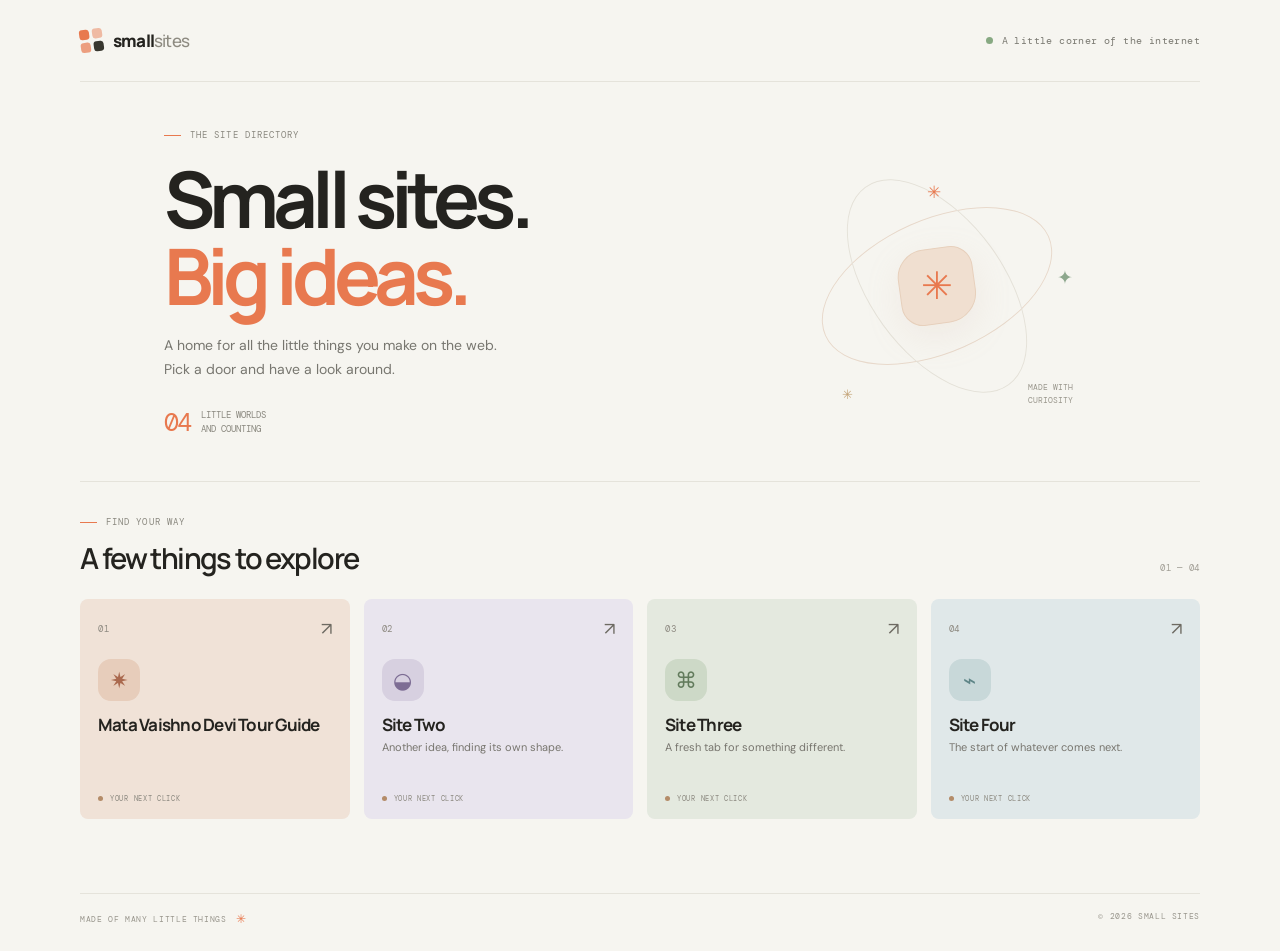
<file: index.html>
<!doctype html>
<html lang="en">
<head>
  <meta charset="utf-8">
  <meta name="viewport" content="width=device-width, initial-scale=1">
  <meta name="theme-color" content="#f6f5f0">
  <meta name="description" content="A simple home for all your small websites and side projects.">
  <title>Small Sites — A home for your little corners of the web</title>
  <link rel="preconnect" href="https://fonts.googleapis.com">
  <link rel="preconnect" href="https://fonts.gstatic.com" crossorigin>
  <link href="https://fonts.googleapis.com/css2?family=DM+Mono:wght@400;500&family=DM+Sans:wght@400;500;600;700&family=Manrope:wght@400;500;600;700;800&display=swap" rel="stylesheet">
  <link rel="stylesheet" href="styles.css">
</head>
<body>
  <div class="page-shell">
    <header class="topbar">
      <a class="brand" href="./" aria-label="Small Sites home">
        <span class="brand-mark" aria-hidden="true"><span></span><span></span><span></span><span></span></span>
        <span>small<span class="brand-light">sites</span></span>
      </a>
      <span class="topbar-note"><span class="online-dot"></span> A little corner of the internet</span>
    </header>

    <main>
      <section class="intro" aria-labelledby="page-title">
        <div class="intro-copy">
          <p class="eyebrow"><span class="eyebrow-line"></span> THE SITE DIRECTORY</p>
          <h1 id="page-title">Small sites.<br><span>Big ideas.</span></h1>
          <p class="intro-description">A home for all the little things you make on the web. Pick a door and have a look around.</p>
          <div class="site-count"><span class="count-number">04</span><span class="count-label">little worlds<br>and counting</span></div>
        </div>
        <div class="orbit-art" aria-hidden="true">
          <div class="orbit orbit-one"></div>
          <div class="orbit orbit-two"></div>
          <div class="orbit-core"><span>✳</span></div>
          <span class="orbit-star star-one">✳</span>
          <span class="orbit-star star-two">✦</span>
          <span class="orbit-star star-three">✳</span>
          <span class="orbit-caption">made with<br>curiosity</span>
        </div>
      </section>

      <section class="directory" aria-labelledby="directory-title">
        <div class="section-heading">
          <div>
            <p class="eyebrow"><span class="eyebrow-line"></span> FIND YOUR WAY</p>
            <h2 id="directory-title">A few things to explore</h2>
          </div>
          <span class="section-index">01 — 04</span>
        </div>

        <div class="site-grid">
          <a class="site-card card-peach" href="./site-list/mata vaishno devi tour guide.html">
            <span class="card-top"><span class="site-number">01</span><span class="card-arrow" aria-hidden="true">↗</span></span>
            <span class="card-icon icon-peach" aria-hidden="true">✷</span>
            <span class="card-title">Mata Vaishno Devi Tour Guide</span>
            <span class="card-description"></span>
            <span class="card-footer"><span class="status-dot"></span> YOUR NEXT CLICK</span>
          </a>

          <a class="site-card card-lilac" href="./site-02/">
            <span class="card-top"><span class="site-number">02</span><span class="card-arrow" aria-hidden="true">↗</span></span>
            <span class="card-icon icon-lilac" aria-hidden="true">◒</span>
            <span class="card-title">Site Two</span>
            <span class="card-description">Another idea, finding its own shape.</span>  
            <span class="card-footer"><span class="status-dot"></span> YOUR NEXT CLICK</span>
          </a>

          <a class="site-card card-mint" href="./site-03/">
            <span class="card-top"><span class="site-number">03</span><span class="card-arrow" aria-hidden="true">↗</span></span>
            <span class="card-icon icon-mint" aria-hidden="true">⌘</span>
            <span class="card-title">Site Three</span>
            <span class="card-description">A fresh tab for something different.</span>
            <span class="card-footer"><span class="status-dot"></span> YOUR NEXT CLICK</span>
          </a>

          <a class="site-card card-blue" href="./site-04/">
            <span class="card-top"><span class="site-number">04</span><span class="card-arrow" aria-hidden="true">↗</span></span>
            <span class="card-icon icon-blue" aria-hidden="true">⌁</span>
            <span class="card-title">Site Four</span>
            <span class="card-description">The start of whatever comes next.</span>
            <span class="card-footer"><span class="status-dot"></span> YOUR NEXT CLICK</span>
          </a>
        </div>
      </section>
    </main>

    <footer class="footer">
      <span>MADE OF MANY LITTLE THINGS <span class="footer-spark">✳</span></span>
      <span>© <span id="year">2026</span> SMALL SITES</span>
    </footer>
  </div>
</body>
</html>
</file>
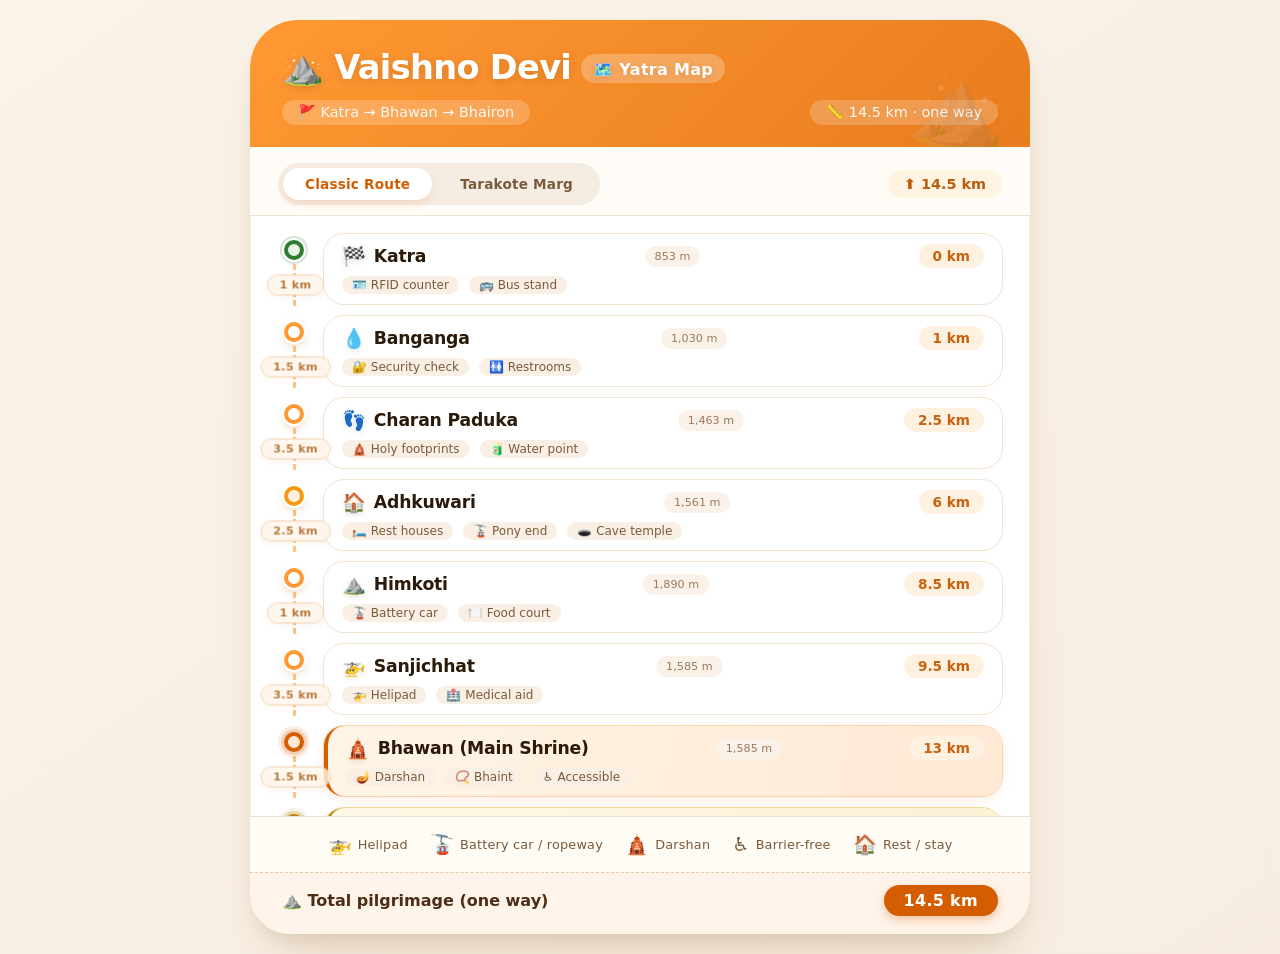
<file: site-list/mata vaishno devi tour guide.html>
<!DOCTYPE html>
<html lang="en">
<head>
    <meta charset="UTF-8">
    <meta name="viewport" content="width=device-width, initial-scale=1.0">
    <title>Vaishno Devi · Yatra Route Map</title>
    <style>
        * {
            margin: 0;
            padding: 0;
            box-sizing: border-box;
            font-family: 'Inter', 'Poppins', system-ui, -apple-system, BlinkMacSystemFont, 'Segoe UI', Roboto, sans-serif;
        }

        body {
            background: linear-gradient(145deg, #faf3e8 0%, #f7ede1 100%);
            min-height: 100vh;
            display: flex;
            align-items: center;
            justify-content: center;
            padding: 20px;
        }

        /* main card – UI container */
        .yatra-card {
            max-width: 780px;
            width: 100%;
            background: #fffffffa;
            backdrop-filter: blur(2px);
            border-radius: 48px 48px 40px 40px;
            box-shadow: 0 30px 50px -20px rgba(160, 100, 30, 0.25),
                        0 10px 25px -8px rgba(0, 0, 0, 0.1),
                        inset 0 0 0 1px rgba(255, 215, 140, 0.4);
            overflow: hidden;
            transition: all 0.2s ease;
        }

        /* header — saffron gradient */
        .header {
            background: linear-gradient(135deg, #ff9933 0%, #e87c1e 100%);
            padding: 28px 32px 22px 32px;
            color: white;
            position: relative;
            overflow: hidden;
        }

        .header::after {
            content: "⛰️";
            position: absolute;
            right: 20px;
            bottom: -8px;
            font-size: 80px;
            opacity: 0.15;
            transform: rotate(8deg);
            pointer-events: none;
        }

        .header h1 {
            font-size: 2.1rem;
            font-weight: 700;
            letter-spacing: -0.02em;
            display: flex;
            align-items: center;
            gap: 10px;
            line-height: 1.2;
            text-shadow: 0 2px 8px rgba(0, 0, 0, 0.12);
        }

        .header h1 span {
            background: rgba(255, 255, 255, 0.25);
            border-radius: 100px;
            padding: 6px 12px 4px 12px;
            font-size: 1rem;
            font-weight: 600;
            letter-spacing: 0.3px;
            backdrop-filter: blur(4px);
            display: inline-flex;
            align-items: center;
            gap: 6px;
            white-space: nowrap;
        }

        .subhead {
            display: flex;
            flex-wrap: wrap;
            justify-content: space-between;
            margin-top: 12px;
            font-weight: 500;
            font-size: 1rem;
            opacity: 0.95;
            gap: 8px 18px;
        }

        .route-badge {
            background: rgba(255, 255, 255, 0.22);
            padding: 4px 16px;
            border-radius: 30px;
            backdrop-filter: blur(4px);
            font-size: 0.9rem;
            display: inline-flex;
            align-items: center;
            gap: 8px;
        }

        /* toggle strip */
        .toggle-strip {
            display: flex;
            align-items: center;
            justify-content: space-between;
            padding: 16px 28px 10px 28px;
            border-bottom: 1px solid #f0e0d0;
            background: #fffcf8;
        }

        .pill-toggle {
            display: flex;
            gap: 6px;
            background: #f5ede4;
            padding: 5px;
            border-radius: 100px;
        }

        .pill-toggle button {
            border: none;
            background: transparent;
            padding: 8px 22px;
            border-radius: 100px;
            font-weight: 600;
            font-size: 0.85rem;
            color: #7a5a3a;
            cursor: default;
            transition: all 0.1s;
            letter-spacing: 0.2px;
        }

        .pill-toggle .active {
            background: white;
            color: #d45d00;
            box-shadow: 0 4px 8px rgba(220, 100, 0, 0.15);
        }

        .km-summary {
            font-weight: 700;
            color: #b85e0e;
            background: #fff3e2;
            padding: 6px 16px;
            border-radius: 40px;
            font-size: 0.9rem;
            display: flex;
            align-items: center;
            gap: 6px;
        }

        /* scrollable route list */
        .route-container {
            padding: 18px 28px 10px 28px;
            max-height: 600px;
            overflow-y: auto;
            scrollbar-width: thin;
            scrollbar-color: #e6c8a6 #fff3e2;
        }

        .route-container::-webkit-scrollbar {
            width: 5px;
        }

        .route-container::-webkit-scrollbar-track {
            background: #fff3e2;
            border-radius: 10px;
        }

        .route-container::-webkit-scrollbar-thumb {
            background: #e6b888;
            border-radius: 10px;
        }

        /* each stop item */
        .stop-item {
            display: flex;
            align-items: stretch;
            gap: 14px;
            position: relative;
            padding-bottom: 6px;
        }

        /* left column – dot + connecting line */
        .marker-col {
            display: flex;
            flex-direction: column;
            align-items: center;
            width: 32px;
            flex-shrink: 0;
        }

        .dot {
            width: 20px;
            height: 20px;
            border-radius: 50%;
            background: #fff;
            border: 4px solid #ff9933;
            box-shadow: 0 0 0 2px #ffffff, 0 4px 10px rgba(200, 120, 20, 0.3);
            z-index: 2;
            transition: 0.1s;
            margin-top: 6px;
            flex-shrink: 0;
        }

        .dot.start {
            border-color: #2e7d32;
            background: #e8f5e9;
            box-shadow: 0 0 0 2px #ffffff, 0 0 0 4px rgba(46, 125, 50, 0.2);
        }

        .dot.mid {
            border-color: #f39c12;
            background: #fff1e0;
        }

        .dot.bhawan {
            border-color: #d45d00;
            background: #ffe8d4;
            box-shadow: 0 0 0 3px rgba(212, 93, 0, 0.2), 0 0 0 6px rgba(212, 93, 0, 0.1);
        }

        .dot.bhairon {
            border-color: #b8860b;
            background: #fef7e0;
            box-shadow: 0 0 0 3px rgba(184, 134, 11, 0.25), 0 0 0 6px rgba(184, 134, 11, 0.1);
        }

        /* vertical dashed line */
        .connector {
            width: 0;
            flex: 1;
            min-height: 30px;
            border-left: 3px dashed #ffb366;
            margin: 2px 0 2px 0;
            position: relative;
            opacity: 0.8;
        }

        .connector.with-distance {
            display: flex;
            align-items: center;
            justify-content: center;
            position: relative;
            margin: 4px 0;
            min-height: 40px;
        }

        /* distance pill inside connector */
        .distance-pill {
            position: absolute;
            left: 50%;
            transform: translateX(-50%) translateY(-50%);
            top: 50%;
            background: #fff5e9;
            border: 1.5px solid #f0c8a0;
            color: #a5590e;
            font-weight: 700;
            font-size: 0.7rem;
            padding: 3px 12px;
            border-radius: 100px;
            white-space: nowrap;
            letter-spacing: 0.3px;
            box-shadow: 0 2px 6px rgba(200, 130, 30, 0.1);
            backdrop-filter: blur(2px);
            z-index: 5;
        }

        /* right column – stop info */
        .info-col {
            flex: 1;
            background: #ffffff;
            border-radius: 20px;
            padding: 10px 18px 10px 18px;
            margin-bottom: 6px;
            box-shadow: 0 2px 10px rgba(0, 0, 0, 0.02), 0 0 0 1px #f5e5d5;
            transition: all 0.15s ease;
            display: flex;
            flex-wrap: wrap;
            align-items: center;
            justify-content: space-between;
            gap: 6px 8px;
        }

        .stop-name {
            font-weight: 700;
            font-size: 1.08rem;
            color: #2b1a0a;
            display: flex;
            align-items: center;
            gap: 8px;
            letter-spacing: -0.2px;
        }

        .stop-name .emoji-icon {
            font-size: 1.2rem;
            filter: drop-shadow(0 2px 3px rgba(0, 0, 0, 0.1));
        }

        .elevation {
            font-size: 0.7rem;
            color: #9b7a5c;
            font-weight: 500;
            background: #faf2e9;
            padding: 4px 10px;
            border-radius: 30px;
            white-space: nowrap;
        }

        .cumulative-km {
            font-weight: 700;
            color: #c9620e;
            background: #fff1e0;
            padding: 4px 14px;
            border-radius: 40px;
            font-size: 0.85rem;
            white-space: nowrap;
        }

        .features {
            display: flex;
            gap: 10px;
            flex-wrap: wrap;
            font-size: 0.75rem;
            color: #7a5a3a;
            margin-top: 2px;
            flex-basis: 100%;
        }

        .feature-chip {
            background: #f9efe4;
            padding: 2px 10px;
            border-radius: 30px;
            display: inline-flex;
            align-items: center;
            gap: 4px;
            font-weight: 500;
        }

        /* special styling for Bhawan card */
        .info-col.bhawan-card {
            background: linear-gradient(105deg, #fff5e6 0%, #ffe8d4 100%);
            border-left: 4px solid #d45d00;
            box-shadow: 0 4px 12px rgba(212, 93, 0, 0.1), 0 0 0 1px #ffd9b3;
        }

        .info-col.bhairon-card {
            background: linear-gradient(105deg, #fef9e7 0%, #fcf0d5 100%);
            border-left: 4px solid #b8860b;
            box-shadow: 0 4px 12px rgba(184, 134, 11, 0.1), 0 0 0 1px #f0dba0;
        }

        /* legend bar */
        .legend-bar {
            display: flex;
            flex-wrap: wrap;
            justify-content: center;
            gap: 22px;
            background: #fffbf5;
            padding: 16px 24px;
            border-top: 1px solid #f0e0d0;
            font-size: 0.8rem;
            font-weight: 500;
            color: #7a5a3a;
            letter-spacing: 0.2px;
        }

        .legend-item {
            display: flex;
            align-items: center;
            gap: 6px;
        }

        .legend-icon {
            font-size: 1.2rem;
        }

        /* bottom total */
        .total-footer {
            background: #fff4ea;
            padding: 12px 32px 18px 32px;
            display: flex;
            justify-content: space-between;
            align-items: center;
            border-top: 1px dashed #e6c8a6;
            font-weight: 600;
            color: #4d2e14;
        }

        .total-footer .total-km {
            background: #d45d00;
            color: white;
            padding: 6px 20px;
            border-radius: 60px;
            font-size: 1rem;
            font-weight: 700;
            letter-spacing: 0.3px;
            box-shadow: 0 4px 10px rgba(212, 93, 0, 0.3);
        }

        /* small responsive */
        @media (max-width: 550px) {
            .header {
                padding: 20px 18px;
            }
            .header h1 {
                font-size: 1.6rem;
            }
            .route-container {
                padding: 14px 16px;
            }
            .info-col {
                padding: 8px 12px;
            }
            .stop-name {
                font-size: 0.95rem;
            }
            .elevation {
                font-size: 0.6rem;
                padding: 3px 8px;
            }
            .cumulative-km {
                font-size: 0.75rem;
            }
            .distance-pill {
                font-size: 0.6rem;
                padding: 2px 8px;
            }
            .legend-bar {
                gap: 14px;
                font-size: 0.7rem;
            }
        }
    </style>
</head>
<body>
    <div class="yatra-card">
        <!-- header -->
        <div class="header">
            <h1>
                ⛰️ Vaishno Devi
                <span>🗺️ Yatra Map</span>
            </h1>
            <div class="subhead">
                <div class="route-badge">🚩 Katra → Bhawan → Bhairon</div>
                <div class="route-badge">📏 14.5 km · one way</div>
            </div>
        </div>

        <!-- UI toggle (static demo) -->
        <div class="toggle-strip">
            <div class="pill-toggle">
                <button class="active">Classic Route</button>
                <button>Tarakote Marg</button>
            </div>
            <div class="km-summary">
                <span>⬆️ 14.5 km</span>
            </div>
        </div>

        <!-- scrollable route -->
        <div class="route-container">

            <!-- 1. KATRA (start) -->
            <div class="stop-item">
                <div class="marker-col">
                    <div class="dot start"></div>
                    <div class="connector with-distance">
                        <span class="distance-pill">1 km</span>
                    </div>
                </div>
                <div class="info-col">
                    <div class="stop-name">
                        <span class="emoji-icon">🏁</span> Katra
                    </div>
                    <span class="elevation">853 m</span>
                    <span class="cumulative-km">0 km</span>
                    <div class="features">
                        <span class="feature-chip">🪪 RFID counter</span>
                        <span class="feature-chip">🚌 Bus stand</span>
                    </div>
                </div>
            </div>

            <!-- 2. BANGANGA -->
            <div class="stop-item">
                <div class="marker-col">
                    <div class="dot"></div>
                    <div class="connector with-distance">
                        <span class="distance-pill">1.5 km</span>
                    </div>
                </div>
                <div class="info-col">
                    <div class="stop-name">
                        <span class="emoji-icon">💧</span> Banganga
                    </div>
                    <span class="elevation">1,030 m</span>
                    <span class="cumulative-km">1 km</span>
                    <div class="features">
                        <span class="feature-chip">🔐 Security check</span>
                        <span class="feature-chip">🚻 Restrooms</span>
                    </div>
                </div>
            </div>

            <!-- 3. CHARAN PADUKA -->
            <div class="stop-item">
                <div class="marker-col">
                    <div class="dot"></div>
                    <div class="connector with-distance">
                        <span class="distance-pill">3.5 km</span>
                    </div>
                </div>
                <div class="info-col">
                    <div class="stop-name">
                        <span class="emoji-icon">👣</span> Charan Paduka
                    </div>
                    <span class="elevation">1,463 m</span>
                    <span class="cumulative-km">2.5 km</span>
                    <div class="features">
                        <span class="feature-chip">🛕 Holy footprints</span>
                        <span class="feature-chip">🧃 Water point</span>
                    </div>
                </div>
            </div>

            <!-- 4. ADHKUWARI (midpoint) -->
            <div class="stop-item">
                <div class="marker-col">
                    <div class="dot mid"></div>
                    <div class="connector with-distance">
                        <span class="distance-pill">2.5 km</span>
                    </div>
                </div>
                <div class="info-col">
                    <div class="stop-name">
                        <span class="emoji-icon">🏠</span> Adhkuwari
                    </div>
                    <span class="elevation">1,561 m</span>
                    <span class="cumulative-km">6 km</span>
                    <div class="features">
                        <span class="feature-chip">🛏️ Rest houses</span>
                        <span class="feature-chip">🚡 Pony end</span>
                        <span class="feature-chip">🕳️ Cave temple</span>
                    </div>
                </div>
            </div>

            <!-- 5. HIMKOTI -->
            <div class="stop-item">
                <div class="marker-col">
                    <div class="dot"></div>
                    <div class="connector with-distance">
                        <span class="distance-pill">1 km</span>
                    </div>
                </div>
                <div class="info-col">
                    <div class="stop-name">
                        <span class="emoji-icon">⛰️</span> Himkoti
                    </div>
                    <span class="elevation">1,890 m</span>
                    <span class="cumulative-km">8.5 km</span>
                    <div class="features">
                        <span class="feature-chip">🚡 Battery car</span>
                        <span class="feature-chip">🍽️ Food court</span>
                    </div>
                </div>
            </div>

            <!-- 6. SANJICHHAT -->
            <div class="stop-item">
                <div class="marker-col">
                    <div class="dot"></div>
                    <div class="connector with-distance">
                        <span class="distance-pill">3.5 km</span>
                    </div>
                </div>
                <div class="info-col">
                    <div class="stop-name">
                        <span class="emoji-icon">🚁</span> Sanjichhat
                    </div>
                    <span class="elevation">1,585 m</span>
                    <span class="cumulative-km">9.5 km</span>
                    <div class="features">
                        <span class="feature-chip">🚁 Helipad</span>
                        <span class="feature-chip">🏥 Medical aid</span>
                    </div>
                </div>
            </div>

            <!-- 7. BHAWAN (main shrine) -->
            <div class="stop-item">
                <div class="marker-col">
                    <div class="dot bhawan"></div>
                    <div class="connector with-distance">
                        <span class="distance-pill">1.5 km</span>
                    </div>
                </div>
                <div class="info-col bhawan-card">
                    <div class="stop-name">
                        <span class="emoji-icon">🛕</span> Bhawan (Main Shrine)
                    </div>
                    <span class="elevation">1,585 m</span>
                    <span class="cumulative-km">13 km</span>
                    <div class="features">
                        <span class="feature-chip">🪔 Darshan</span>
                        <span class="feature-chip">📿 Bhaint</span>
                        <span class="feature-chip">♿ Accessible</span>
                    </div>
                </div>
            </div>

            <!-- 8. BHAIRON TEMPLE (end) -->
            <div class="stop-item">
                <div class="marker-col">
                    <div class="dot bhairon"></div>
                    <!-- no connector after last -->
                </div>
                <div class="info-col bhairon-card">
                    <div class="stop-name">
                        <span class="emoji-icon">⭐</span> Bhairon Temple
                    </div>
                    <span class="elevation">2,017 m</span>
                    <span class="cumulative-km">14.5 km</span>
                    <div class="features">
                        <span class="feature-chip">🚡 Ropeway (5 min)</span>
                        <span class="feature-chip">🏁 Yatra complete</span>
                    </div>
                </div>
            </div>
        </div>

        <!-- legend -->
        <div class="legend-bar">
            <div class="legend-item"><span class="legend-icon">🚁</span> Helipad</div>
            <div class="legend-item"><span class="legend-icon">🚡</span> Battery car / ropeway</div>
            <div class="legend-item"><span class="legend-icon">🛕</span> Darshan</div>
            <div class="legend-item"><span class="legend-icon">♿</span> Barrier-free</div>
            <div class="legend-item"><span class="legend-icon">🏠</span> Rest / stay</div>
        </div>

        <!-- total distance -->
        <div class="total-footer">
            <span>⛰️ Total pilgrimage (one way)</span>
            <span class="total-km">14.5 km</span>
        </div>
    </div>
</body>
</html>
</file>
<file: styles.css>
:root {
  color-scheme: light;
  --ink: #24231f;
  --muted: #797870;
  --paper: #f6f5f0;
  --orange: #e8794f;
  --line: #e5e3db;
  font-family: "DM Sans", sans-serif;
  font-synthesis: none;
  text-rendering: optimizeLegibility;
  -webkit-font-smoothing: antialiased;
  -moz-osx-font-smoothing: grayscale;
}

* { box-sizing: border-box; }

body {
  min-width: 320px;
  margin: 0;
  color: var(--ink);
  background: var(--paper);
}

a { color: inherit; }

.page-shell {
  width: min(1120px, calc(100% - 72px));
  margin: 0 auto;
}

.topbar {
  height: 82px;
  display: flex;
  align-items: center;
  justify-content: space-between;
  border-bottom: 1px solid var(--line);
}

.brand {
  display: inline-flex;
  align-items: center;
  gap: 10px;
  color: var(--ink);
  font-family: "Manrope", sans-serif;
  font-size: 17px;
  font-weight: 800;
  letter-spacing: -0.8px;
  text-decoration: none;
}

.brand-light { color: #8d8a80; font-weight: 500; }

.brand-mark {
  display: grid;
  width: 23px;
  height: 23px;
  grid-template: repeat(2, 1fr) / repeat(2, 1fr);
  gap: 3px;
  transform: rotate(-8deg);
}

.brand-mark span { border-radius: 3px; background: var(--orange); }
.brand-mark span:nth-child(2) { opacity: .48; }
.brand-mark span:nth-child(3) { opacity: .7; }
.brand-mark span:nth-child(4) { background: #38372f; }

.topbar-note, .eyebrow, .site-count, .section-index, .card-footer, .site-number, .footer {
  font-family: "DM Mono", monospace;
}

.topbar-note {
  display: flex;
  align-items: center;
  gap: 9px;
  color: var(--muted);
  font-size: 10px;
  letter-spacing: .04em;
}

.online-dot, .status-dot {
  width: 7px;
  height: 7px;
  border-radius: 50%;
  background: #87a982;
}

.intro {
  position: relative;
  display: flex;
  min-height: 370px;
  align-items: center;
  justify-content: space-between;
  padding: 47px 8.5% 42px 7.5%;
  overflow: hidden;
}

.intro-copy { position: relative; z-index: 1; max-width: 470px; }

.eyebrow {
  display: flex;
  align-items: center;
  gap: 9px;
  margin: 0 0 19px;
  color: #8a887f;
  font-size: 9px;
  letter-spacing: .12em;
}

.eyebrow-line { display: inline-block; width: 17px; height: 1px; background: var(--orange); }

h1, h2, .card-title { font-family: "Manrope", sans-serif; }

h1 {
  margin: 0;
  font-size: clamp(52px, 6.6vw, 78px);
  font-weight: 700;
  letter-spacing: -.075em;
  line-height: .99;
}

h1 span { color: var(--orange); }

.intro-description {
  max-width: 340px;
  margin: 20px 0 24px;
  color: #77766f;
  font-size: 14px;
  line-height: 1.7;
}

.site-count { display: flex; align-items: center; gap: 11px; }
.count-number { color: var(--orange); font-size: 25px; letter-spacing: -.08em; }
.count-label { color: #8a887f; font-size: 9px; line-height: 1.5; text-transform: uppercase; }

.orbit-art {
  position: relative;
  width: 280px;
  height: 270px;
  margin: 4px 3% 0 0;
  flex: 0 0 auto;
}

.orbit {
  position: absolute;
  top: 50%;
  left: 50%;
  border: 1px solid #e8d9cb;
  border-radius: 50%;
  transform: translate(-50%, -50%) rotate(-24deg);
}

.orbit-one { width: 245px; height: 134px; }
.orbit-two { width: 245px; height: 134px; transform: translate(-50%, -50%) rotate(54deg); border-color: #e5e2d9; }

.orbit-core {
  position: absolute;
  top: 50%;
  left: 50%;
  display: grid;
  width: 76px;
  height: 76px;
  place-items: center;
  border: 1px solid #e7d0bc;
  border-radius: 28px 22px 30px 22px;
  background: #f0dfd0;
  color: var(--orange);
  font-size: 38px;
  transform: translate(-50%, -50%) rotate(-8deg);
  box-shadow: 0 12px 35px #d4b8a52b;
}

.orbit-core span { transform: rotate(8deg); }
.orbit-star { position: absolute; color: var(--orange); }
.star-one { top: 30px; left: 130px; font-size: 17px; }
.star-two { top: 114px; right: 4px; color: #8da78d; font-size: 19px; }
.star-three { bottom: 18px; left: 45px; color: #c3a276; font-size: 13px; }
.orbit-caption { position: absolute; right: 4px; bottom: 14px; color: #9a978d; font-family: "DM Mono", monospace; font-size: 8px; line-height: 1.6; text-transform: uppercase; }

.directory { padding: 34px 0 74px; border-top: 1px solid var(--line); }

.section-heading { display: flex; align-items: flex-end; justify-content: space-between; margin-bottom: 21px; }
.section-heading .eyebrow { margin-bottom: 10px; }

h2 {
  margin: 0;
  font-size: clamp(22px, 3vw, 29px);
  font-weight: 600;
  letter-spacing: -.055em;
}

.section-index { padding-bottom: 4px; color: #a09d94; font-size: 9px; letter-spacing: .08em; }

.site-grid { display: grid; grid-template-columns: repeat(4, minmax(0, 1fr)); gap: 14px; }

.site-card {
  position: relative;
  display: flex;
  min-height: 220px;
  flex-direction: column;
  padding: 17px 17px 15px;
  overflow: hidden;
  border: 1px solid transparent;
  border-radius: 8px;
  text-decoration: none;
  transition: transform 180ms ease, box-shadow 180ms ease, border-color 180ms ease;
}

.site-card:hover, .site-card:focus-visible {
  z-index: 1;
  border-color: #d7c6b8;
  outline: none;
  box-shadow: 0 12px 28px #34302712;
  transform: translateY(-4px);
}

.card-peach { background: #f0e2d7; }
.card-lilac { background: #e9e5ee; }
.card-mint { background: #e4e9df; }
.card-blue { background: #e0e8e9; }

.card-top { display: flex; align-items: center; justify-content: space-between; }
.site-number { color: #8d8980; font-size: 9px; letter-spacing: .06em; }
.card-arrow { color: #6d6a62; font-size: 18px; transition: transform 180ms ease; }
.site-card:hover .card-arrow, .site-card:focus-visible .card-arrow { transform: translate(2px, -2px); }

.card-icon {
  display: grid;
  width: 42px;
  height: 42px;
  margin: 18px 0 12px;
  place-items: center;
  border-radius: 13px;
  font-size: 22px;
}

.icon-peach { background: #e7cdbb; color: #aa694e; }
.icon-lilac { background: #d7d0e0; color: #7d6d94; }
.icon-mint { background: #cdd9c7; color: #627b5c; }
.icon-blue { background: #c8d8d9; color: #5e8587; }

.card-title { font-size: 17px; font-weight: 700; letter-spacing: -.045em; }
.card-description { min-height: 32px; margin-top: 4px; color: #77756e; font-size: 11px; line-height: 1.45; }
.card-footer { display: flex; align-items: center; gap: 7px; margin-top: auto; padding-top: 13px; color: #8b887f; font-size: 7px; letter-spacing: .1em; }
.card-footer .status-dot { width: 5px; height: 5px; background: #b48c69; }

.footer {
  display: flex;
  justify-content: space-between;
  padding: 17px 0 24px;
  border-top: 1px solid var(--line);
  color: #99968d;
  font-size: 8px;
  letter-spacing: .08em;
}

.footer-spark { padding-left: 4px; color: var(--orange); font-size: 12px; vertical-align: -1px; }

@media (max-width: 760px) {
  .page-shell { width: min(100% - 40px, 560px); }
  .intro { min-height: 340px; padding: 45px 3% 35px; }
  .orbit-art { width: 210px; height: 220px; margin-right: -12px; transform: scale(.82); transform-origin: center right; }
  .orbit-one, .orbit-two { width: 220px; }
  .site-grid { grid-template-columns: repeat(2, minmax(0, 1fr)); }
}

@media (max-width: 520px) {
  .page-shell { width: calc(100% - 36px); }
  .topbar { height: 68px; }
  .topbar-note { font-size: 8px; }
  .intro { min-height: 0; padding: 42px 0 36px; }
  .intro-copy { max-width: 100%; }
  h1 { font-size: clamp(55px, 16vw, 73px); }
  .intro-description { max-width: 300px; font-size: 13px; }
  .orbit-art { position: absolute; right: -53px; bottom: 18px; width: 190px; height: 185px; margin: 0; opacity: .42; transform: scale(.69); transform-origin: center; }
  .site-count { position: relative; z-index: 1; }
  .directory { padding: 28px 0 45px; }
  .section-heading { gap: 10px; }
  .section-index { white-space: nowrap; }
  .site-grid { gap: 10px; }
  .site-card { min-height: 205px; padding: 14px 13px 13px; }
  .card-icon { width: 38px; height: 38px; margin-top: 15px; }
  .card-title { font-size: 15px; }
  .card-description { font-size: 10px; }
  .footer { gap: 12px; font-size: 7px; }
}

@media (prefers-reduced-motion: reduce) {
  *, *::before, *::after { scroll-behavior: auto !important; transition-duration: .01ms !important; }
}
</file>
